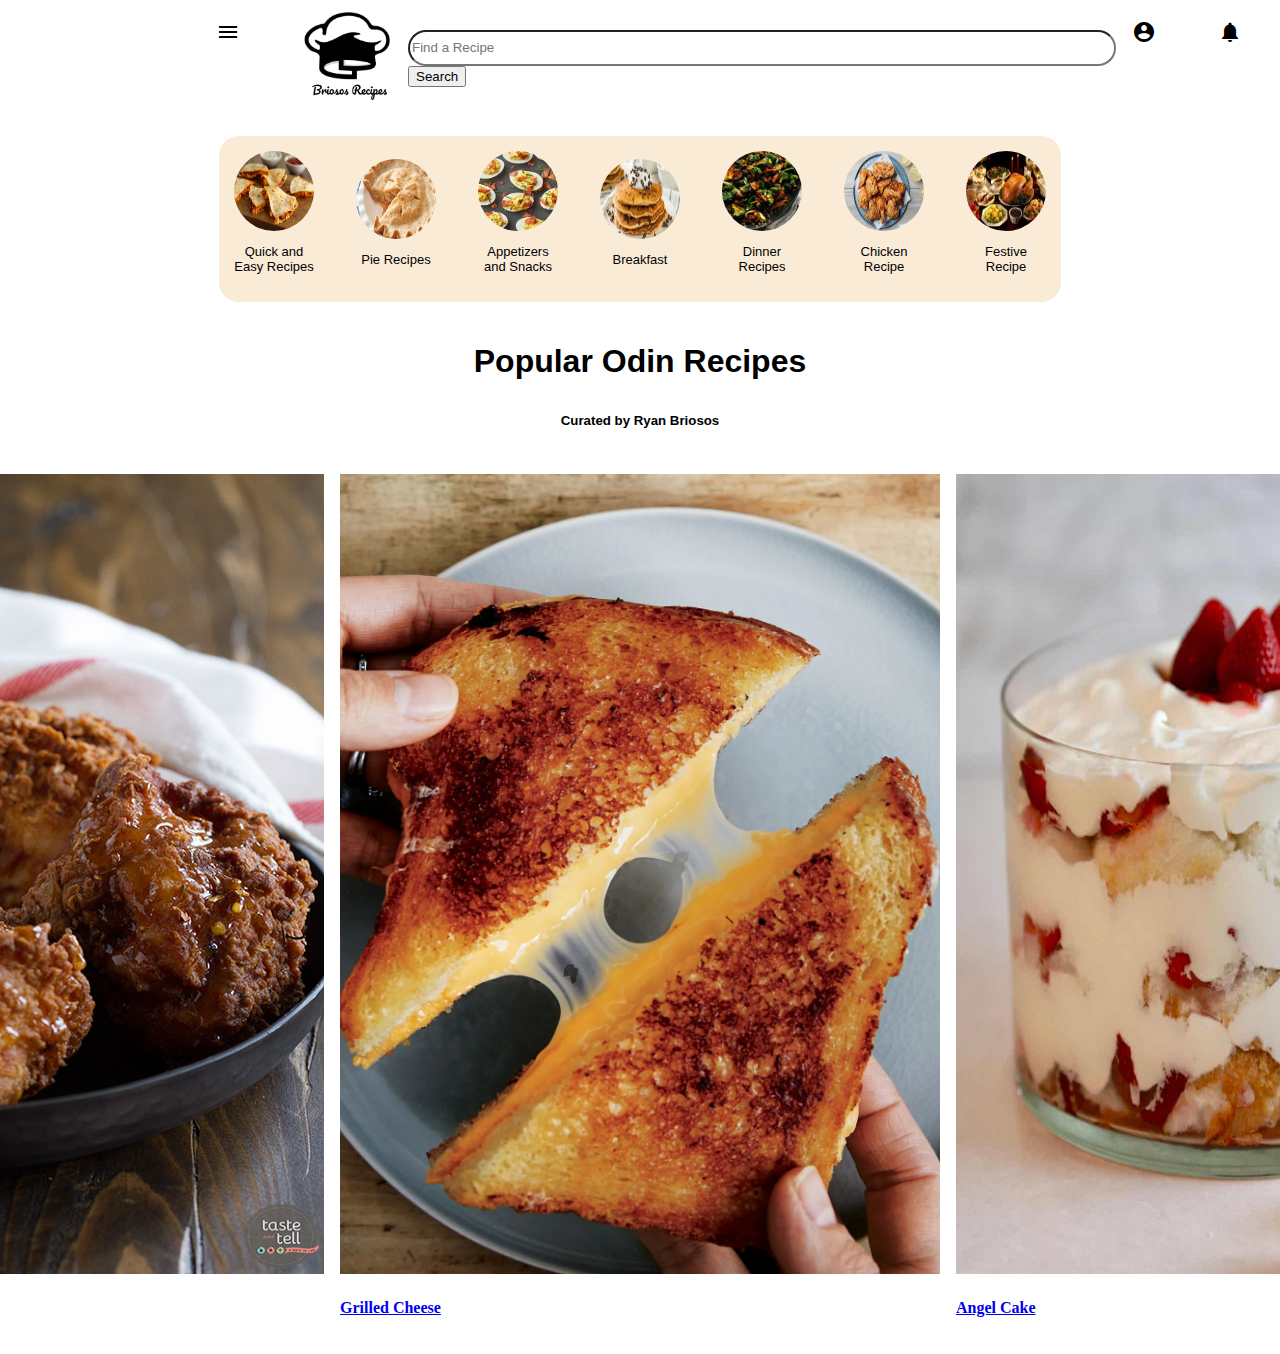
<file: index.html>
<!DOCTYPE html>
<html lang="en">
<head>
    <meta charset="UTF-8">
    <meta http-equiv="X-UA-Compatible" content="IE=edge">
    <meta name="viewport" content="width=device-width, initial-scale=1.0">
    <title>Document</title>
<link rel="stylesheet" href="style.css" />

<link href='https://fonts.googleapis.com/icon?family=Material+Icons' rel='stylesheet'>
</head>

<body>

<div class = 'splash-header'>
    <div class = 'left-header'>
        <ul>
            <li><span class="material-icons">menu</span></li>
            <li><img class = 'header-logo' src='images/briosos-recipes.png'></li>
        </ul>
    </div>

    <div class = 'Searchbar'>
        <input type = 'text' placeholder='Find a Recipe'>
        <button type = 'submit'>Search</button>
    </div>

    <div class = 'right-header'>
        <ul>
            <li><span class="material-icons">account_circle</span></li>
            <li><span class="material-icons">notifications</span></li>
        </ul>
    </div>
</div>    
<div class = 'secondblock'>
    <div class = 'categoryTypes'>
        <div class = 'icon-info'>
            <img class = 'logo' src='images/quickneasy.jpg'>
                <p>Quick and Easy Recipes</p>
        </div>
        <div class = 'icon-info'>
            <img class = 'logo' src='images/pierecipe.jpg'>
                <p>Pie Recipes</p>
        </div>
        <div class = 'icon-info'>
            <img class = 'logo' src='images/appetizers.webp'>
                <p>Appetizers and Snacks</p>
        </div>
        <div class = 'icon-info'>
            <img class = 'logo' src='images/breakfast.jpeg'>
            <p>Breakfast</p>
        </div>
        <div class = 'icon-info'>
            <img class = 'logo' src='images/dinnerrecipe.webp'>
                <p>Dinner Recipes</p>
        </div>
        <div class = 'icon-info'>
            <img class = 'logo' src='images/chickenrecipe.jpeg'>
                <p>Chicken Recipe</p>
        </div>
        <div class = 'icon-info'>
            <img class = 'logo' src='images/festive.jpeg'>
                <p>Festive Recipe</p>
        </div>
    </div>
</div>

<!-- Odin Recipe List  -->
<h1 class="title"> Popular Odin Recipes</h1>
<h5 class = 'title'> Curated by Ryan Briosos</h5>

<!--space inbetween pic & links-->
<p> </p>

<div class = 'curatedOptions'>
    <ul>
        <li><a class ="enlarge" href="recipes/fchicken.html"><img class = 'curatedPic' src='images/fchicken.jpg'><h4>Honey Fried Chicken</h4></a>

        <li><a class ="enlarge" href="recipes/gcheese.html"><img class = 'curatedPic' src='images/gcheese.webp'><h4>Grilled Cheese</h4></a></li>

        <li><a class ="enlarge" href="recipes/acake.html"><img class = 'curatedPic' src='images/acake.jpg'><h4>Angel Cake</h4></a></li>
    </ul>
</div>
<!-- Maybe add in a footer later? -->

</body>
</html>
</file>
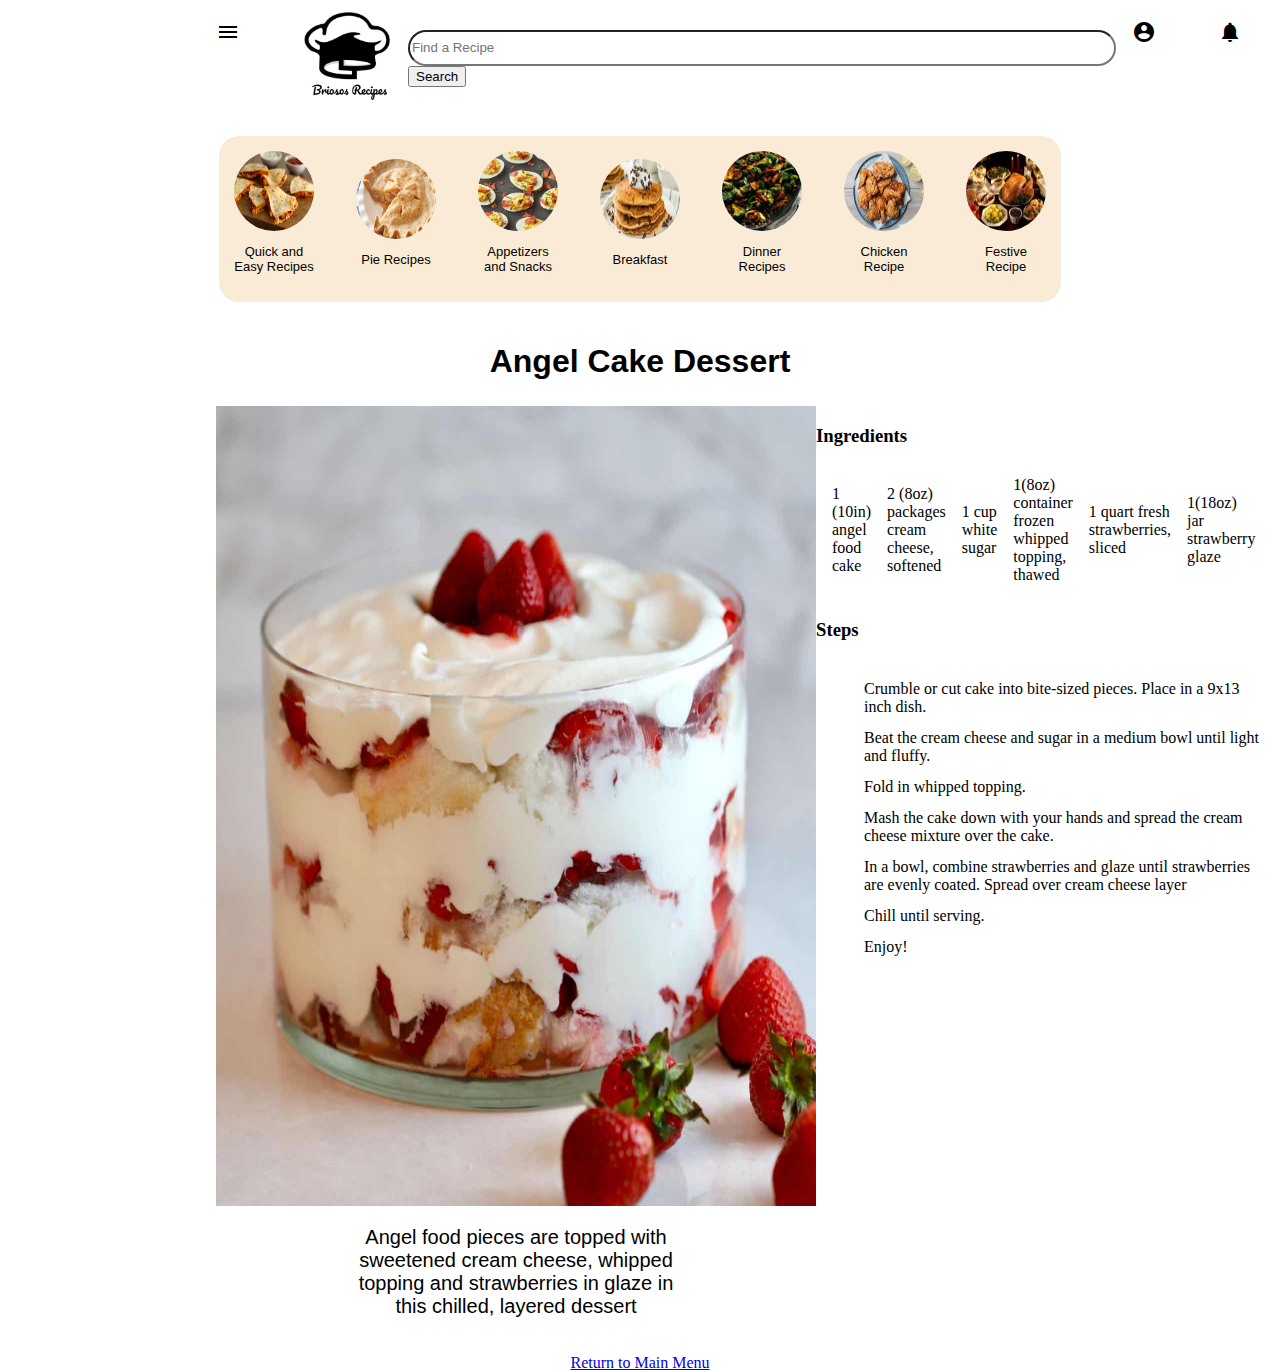
<file: recipes/acake.html>
<!DOCTYPE html>
<html>
    <head> 
        <title>Angel Cake Dessert Recipe</title>
        <link rel="stylesheet" href="../style.css" />
        <link href='https://fonts.googleapis.com/icon?family=Material+Icons' rel='stylesheet'>
    </head>
    <body>
        <div class = 'splash-header'>
            <div class = 'left-header'>
                <ul>
                    <li><span class="material-icons">menu</span></li>
                    <li><img class = 'header-logo' src='../images/briosos-recipes.png'></li>
                </ul>
            </div>
        
            <div class = 'Searchbar'>
                <input type = 'text' placeholder='Find a Recipe'>
                <button type = 'submit'>Search</button>
            </div>
        
            <div class = 'right-header'>
                <ul>
                    <li><span class="material-icons">account_circle</span></li>
                    <li><span class="material-icons">notifications</span></li>
                </ul>
            </div>
        </div>    
        <div class = 'secondblock'>
            <div class = 'categoryTypes'>
                <div class = 'icon-info'>
                    <img class = 'logo' src='../images/quickneasy.jpg'>
                        <p>Quick and Easy Recipes</p>
                </div>
                <div class = 'icon-info'>
                    <img class = 'logo' src='../images/pierecipe.jpg'>
                        <p>Pie Recipes</p>
                </div>
                <div class = 'icon-info'>
                    <img class = 'logo' src='../images/appetizers.webp'>
                        <p>Appetizers and Snacks</p>
                </div>
                <div class = 'icon-info'>
                    <img class = 'logo' src='../images/breakfast.jpeg'>
                    <p>Breakfast</p>
                </div>
                <div class = 'icon-info'>
                    <img class = 'logo' src='../images/dinnerrecipe.webp'>
                        <p>Dinner Recipes</p>
                </div>
                <div class = 'icon-info'>
                    <img class = 'logo' src='../images/chickenrecipe.jpeg'>
                        <p>Chicken Recipe</p>
                </div>
                <div class = 'icon-info'>
                    <img class = 'logo' src='../images/festive.jpeg'>
                        <p>Festive Recipe</p>
                </div>
            </div>
        </div>
   
<h1 class="title"> Angel Cake Dessert</h1>
<div class = 'container'>
    <div class = 'headerContent'>
        <img class = 'curatedPic' src='../images/acake.jpg'>    
        <p>Angel food pieces are topped with sweetened cream cheese, whipped topping and strawberries in glaze in this chilled, layered dessert</p> 
    </div>
<div class= 'description'>

<h3>Ingredients</h3>
<ul>
    <li>1 (10in) angel food cake</li>
<li>2 (8oz) packages cream cheese, softened</li>
<li>1 cup white sugar</li>
<li>1(8oz) container frozen whipped topping, thawed</li>
<li>1 quart fresh strawberries, sliced</li>
<li>1(18oz) jar strawberry glaze</li>
</ul>

<h3>Steps</h3>
<ol>
<li>Crumble or cut cake into bite-sized pieces. Place in a 9x13 inch dish.</li>
<li>Beat the cream cheese and sugar in a medium bowl until light and fluffy.</li>
<li>Fold in whipped topping.</li>
<li>Mash the cake down with your hands and spread the cream cheese mixture over the cake.</li>
<li>In a bowl, combine strawberries and glaze until strawberries are evenly coated. Spread over cream cheese layer</li>
<li>Chill until serving.</li>
<li>Enjoy!</li>

</ol>
</div>
</div>
<a class = 'return' href="../index.html">Return to Main Menu</a>

</body>
</html>
</file>
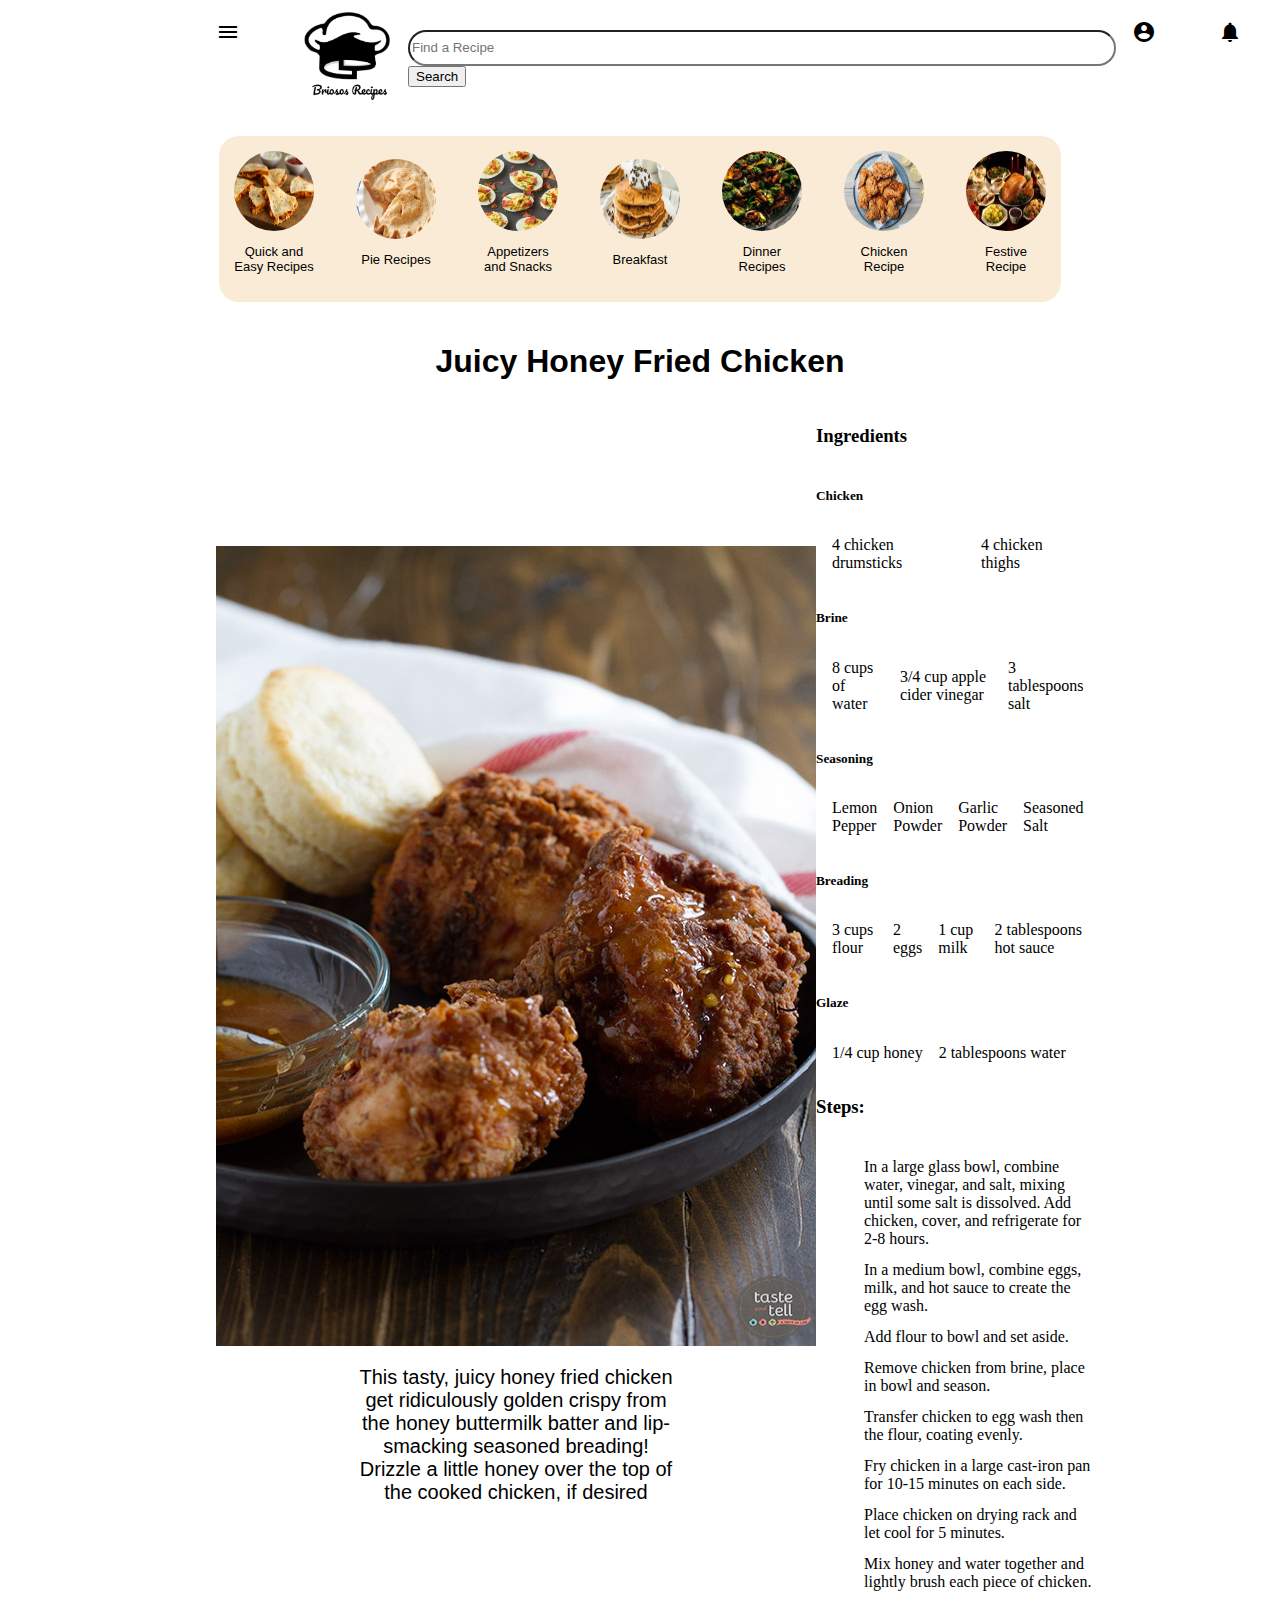
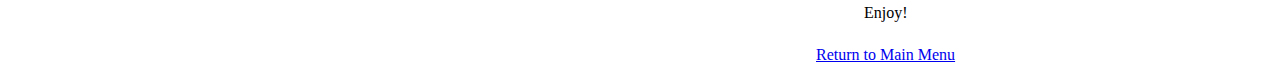
<file: recipes/fchicken.html>
<!DOCTYPE html>
<html>
    <head> 
        <title>Juicy Honey Fried Chicken Recipe</title>
        <link rel="stylesheet" href="../style.css" />
        <link href='https://fonts.googleapis.com/icon?family=Material+Icons' rel='stylesheet'>
    </head>
    <body>
        <div class = 'splash-header'>
            <div class = 'left-header'>
                <ul>
                    <li><span class="material-icons">menu</span></li>
                    <li><img class = 'header-logo' src='../images/briosos-recipes.png'></li>
                </ul>
            </div>
        
            <div class = 'Searchbar'>
                <input type = 'text' placeholder='Find a Recipe'>
                <button type = 'submit'>Search</button>
            </div>
        
            <div class = 'right-header'>
                <ul>
                    <li><span class="material-icons">account_circle</span></li>
                    <li><span class="material-icons">notifications</span></li>
                </ul>
            </div>
        </div>    
        <div class = 'secondblock'>
            <div class = 'categoryTypes'>
                <div class = 'icon-info'>
                    <img class = 'logo' src='../images/quickneasy.jpg'>
                        <p>Quick and Easy Recipes</p>
                </div>
                <div class = 'icon-info'>
                    <img class = 'logo' src='../images/pierecipe.jpg'>
                        <p>Pie Recipes</p>
                </div>
                <div class = 'icon-info'>
                    <img class = 'logo' src='../images/appetizers.webp'>
                        <p>Appetizers and Snacks</p>
                </div>
                <div class = 'icon-info'>
                    <img class = 'logo' src='../images/breakfast.jpeg'>
                    <p>Breakfast</p>
                </div>
                <div class = 'icon-info'>
                    <img class = 'logo' src='../images/dinnerrecipe.webp'>
                        <p>Dinner Recipes</p>
                </div>
                <div class = 'icon-info'>
                    <img class = 'logo' src='../images/chickenrecipe.jpeg'>
                        <p>Chicken Recipe</p>
                </div>
                <div class = 'icon-info'>
                    <img class = 'logo' src='../images/festive.jpeg'>
                        <p>Festive Recipe</p>
                </div>
            </div>
        </div>
        
<h1 class="title"> Juicy Honey Fried Chicken</h1>
<div class = 'container'>
    <div class = 'headerContent'>
        <img class = 'curatedPic' src='../images/fchicken.jpg'>    
        <p>This tasty, juicy honey fried chicken get ridiculously golden crispy from the honey buttermilk batter and lip-smacking seasoned breading! Drizzle a little honey over the top of the cooked chicken, if desired</p>
    </div>

    <div class = 'description'>
        <h3>Ingredients</h3>
        <h5>Chicken</h5>
        <ul>
            <li>4 chicken drumsticks</li>
            <li>4 chicken thighs</li>
        </ul>
        <h5>Brine</h5>
        <ul>
            <li>8 cups of water</li>
            <li>3/4 cup apple cider vinegar</li>
            <li>3 tablespoons salt</li>
        </ul>

        <h5>Seasoning</h5>
        <ul>
            <li>Lemon Pepper</li>
            <li>Onion Powder</li>
            <li>Garlic Powder</li>
            <li>Seasoned Salt</li>
        </ul>

        <h5>Breading</h5>
        <ul>
            <li>3 cups flour</li>
        <li>2 eggs</li>
        <li>1 cup milk</li>
        <li>2 tablespoons hot sauce</li>
        </ul>

        <h5>Glaze</h5>
        <ul>
            <li> 1/4 cup honey</li>
            <li>2 tablespoons water</li>


        </ul>
        <h3> Steps:</h3>
        <ol>
            <li>In a large glass bowl, combine water, vinegar, and salt, mixing until some salt is dissolved. Add chicken, cover, and refrigerate for 2-8 hours.</li>
        <li>In a medium bowl, combine eggs, milk, and hot sauce to create the egg wash.</li>
        <li>Add flour to bowl and set aside.</li>
        <li>Remove chicken from brine, place in bowl and season.</li>
        <li>Transfer chicken to egg wash then the flour, coating evenly.</li>
        <li>Fry chicken in a large cast-iron pan for 10-15 minutes on each side.</li>
        <li>Place chicken on drying rack and let cool for 5 minutes.</li>
        <li>Mix honey and water together and lightly brush each piece of chicken. </li>
        <li>Enjoy!</li>
        </ol>

        <a href="../index.html">Return to Main Menu</a>
    </div>
</div>
</body>
</html>
</file>
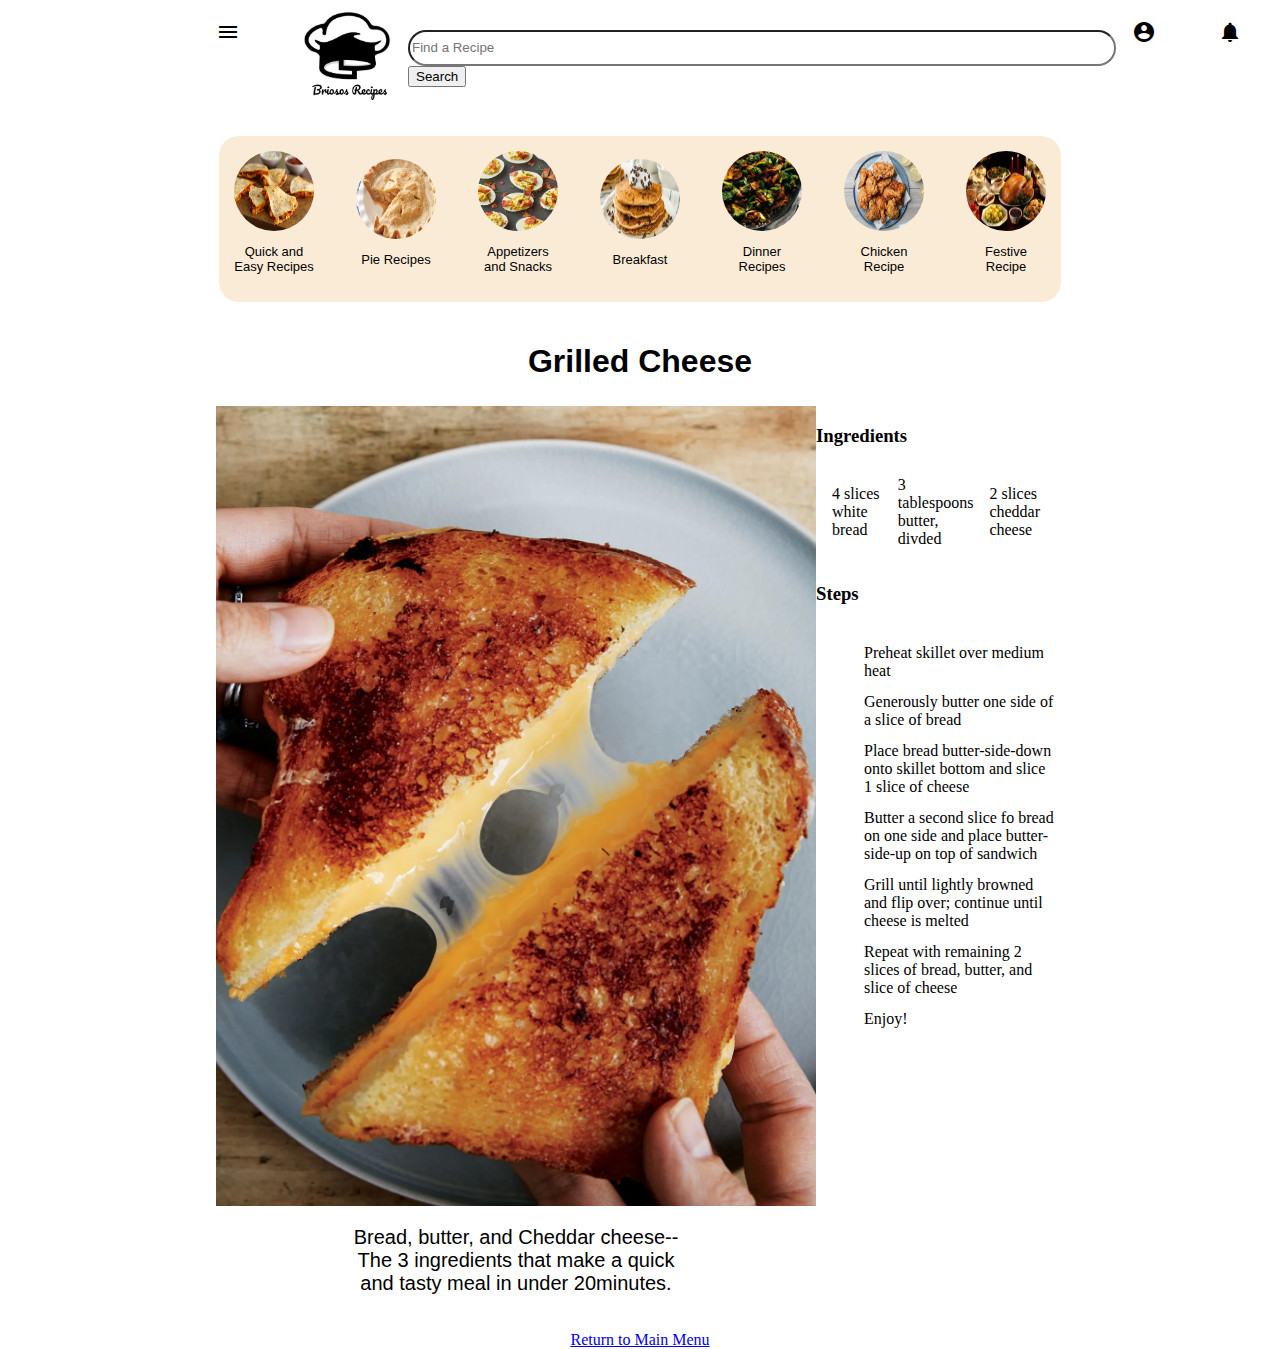
<file: recipes/gcheese.html>
<!DOCTYPE html>
<html>
    <head> 
        <title>Grilled Cheese</title>
        <link rel="stylesheet" href="../style.css" />
        <link href='https://fonts.googleapis.com/icon?family=Material+Icons' rel='stylesheet'>
    </head>
    <body>
        <div class = 'splash-header'>
            <div class = 'left-header'>
                <ul>
                    <li><span class="material-icons">menu</span></li>
                    <li><img class = 'header-logo' src='../images/briosos-recipes.png'></li>
                </ul>
            </div>
        
            <div class = 'Searchbar'>
                <input type = 'text' placeholder='Find a Recipe'>
                <button type = 'submit'>Search</button>
            </div>
        
            <div class = 'right-header'>
                <ul>
                    <li><span class="material-icons">account_circle</span></li>
                    <li><span class="material-icons">notifications</span></li>
                </ul>
            </div>
        </div>    
        <div class = 'secondblock'>
            <div class = 'categoryTypes'>
                <div class = 'icon-info'>
                    <img class = 'logo' src='../images/quickneasy.jpg'>
                        <p>Quick and Easy Recipes</p>
                </div>
                <div class = 'icon-info'>
                    <img class = 'logo' src='../images/pierecipe.jpg'>
                        <p>Pie Recipes</p>
                </div>
                <div class = 'icon-info'>
                    <img class = 'logo' src='../images/appetizers.webp'>
                        <p>Appetizers and Snacks</p>
                </div>
                <div class = 'icon-info'>
                    <img class = 'logo' src='../images/breakfast.jpeg'>
                    <p>Breakfast</p>
                </div>
                <div class = 'icon-info'>
                    <img class = 'logo' src='../images/dinnerrecipe.webp'>
                        <p>Dinner Recipes</p>
                </div>
                <div class = 'icon-info'>
                    <img class = 'logo' src='../images/chickenrecipe.jpeg'>
                        <p>Chicken Recipe</p>
                </div>
                <div class = 'icon-info'>
                    <img class = 'logo' src='../images/festive.jpeg'>
                        <p>Festive Recipe</p>
                </div>
            </div>
        </div>
        
<h1 class="title"> Grilled Cheese</h1>
<div class = 'container'>
    <div class = 'headerContent'>
        <img class = 'curatedPic' src='../images/gcheese.webp'>    
        <p>Bread, butter, and Cheddar cheese-- The 3 ingredients that make a quick and tasty meal in under 20minutes.</p> 
    </div>


    <div class ='description'>

        <h3>Ingredients</h3>
        <ul>
            <li>4 slices white bread</li>
        <li>3 tablespoons butter, divded</li>
        <li>2 slices cheddar cheese</li>
        </ul>

        <h3>Steps</h3>
        <ol>
        <li>Preheat skillet over medium heat</li>
        <li>Generously butter one side of a slice of bread</li>
        <li>Place bread butter-side-down onto skillet bottom and slice 1 slice of cheese</li>
        <li>Butter a second slice fo bread on one side and place butter-side-up on top of sandwich</li>
        <li>Grill until lightly browned and flip over; continue until cheese is melted</li>
        <li>Repeat with remaining 2 slices of bread, butter, and slice of cheese</li>
        <li>Enjoy!</li>

        </ol>
    </div>
</div>
    <a class = 'return' href="../index.html">Return to Main Menu</a>
</body>
</html>
</file>
<file: style.css>
body{
    display:flex;
    flex-direction: column;
    margin:0 200px;
}
/* Index page */
.splash-header{
    display:flex;
    justify-content: space-between;
    align-items: center;
}

ul,li{
display:flex;
align-items: center;
margin:0;
padding:5px 8px 8px 8px;
}

.material-icons{
    width: 70px;
    height:70px;

}
/* Search bar */
input{
border-radius: 20px;
    width: 700px;
    height:30px;
}
/* left header */
.header-logo{
    height:90px;
    width:90px;

}
/* Second block */
.secondblock{
    display:flex;
 justify-content: center;
    align-items: center;
    gap:100px;
    margin:20px;
    padding:0 100px;

}
.categoryTypes{
    display:flex;
    gap:12px;
    align-items: center;
    background-color: antiquewhite;
    border-radius: 20px;
}
p{
    text-align: center;
    font-size: 13px;
    font-family: Arial, Helvetica, sans-serif;
    text-align: center;
}

/* Icons next to search bar */
.logo{
    height:80px;
    width:80px;
    border-radius: 50%;
}
.icon-info{
    display: flex;
    flex-direction: column;
    justify-content: center;
    align-items: center;
    padding:15px;
}
/* Other pages */
.title{
    display:flex;
    justify-content: center;
    text-align: center;
    font-family: Arial, sans-serif;
    margin-bottom: 10px;

}
/* Curated Recipes */
.curatedOptions{
    display:flex;
    justify-content: center;
}
.curatedPic{
    height:800px;
    width:600px;
  
}
     /*       Recipes       */

/* Left Block */
.headerContent{
    display:flex;
    flex-direction: column;
    justify-content: center;
    align-items: center;
}
.headerContent p {
    width:55%;
    font-size: 20px;
    font-family: Impact, 'Haettenschweiler', 'Arial Narrow Bold', sans-serif;
}
.container{
    display:flex;
    margin:16px;

}

.description{
display:flex;
flex-direction: column;

}


/* Footer */
.return {
    display:flex;
    justify-content: center;

}
</file>
